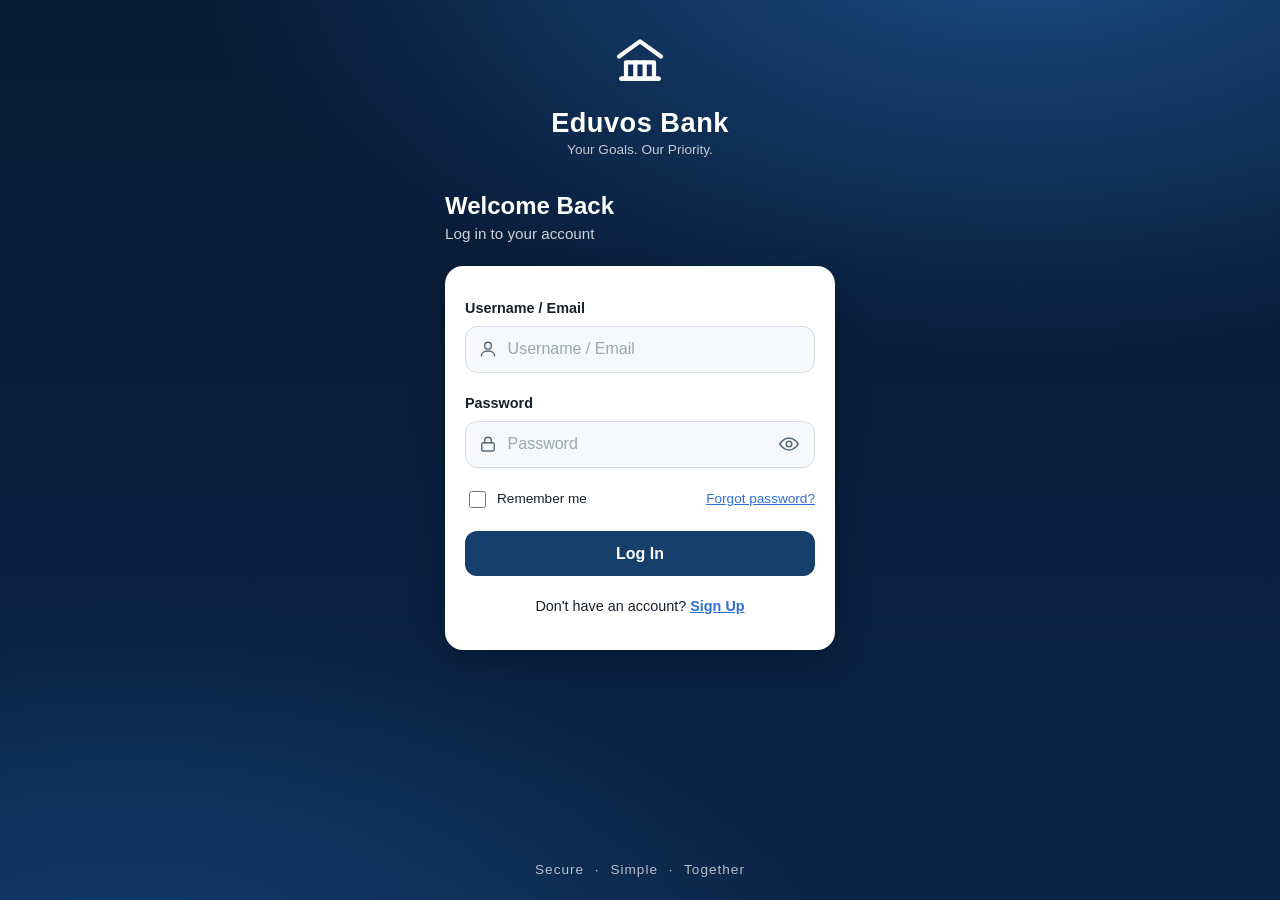
<file: index.html>
<!DOCTYPE html>
<html lang="en">

<head>
  <meta charset="UTF-8">
  <meta http-equiv="refresh" content="0; url=html/index.html">
  <title>Eduvos Bank</title>
  <script>
    window.location.replace("html/index.html");
  </script>
</head>

<body>
  <p>Redirecting to <a href="html/index.html">Eduvos Bank Login</a>...</p>
</body>

</html>
</file>
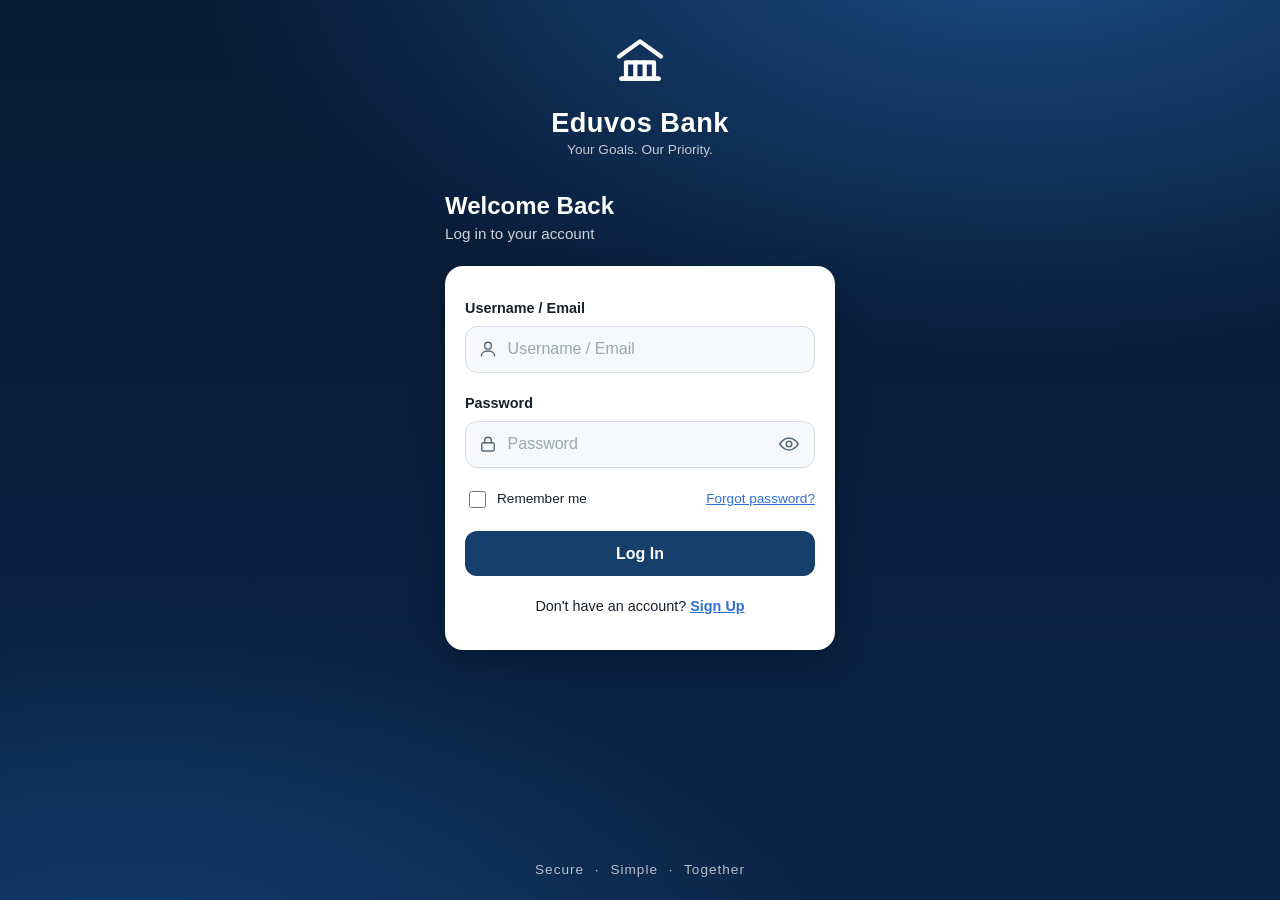
<file: html/index.html>
<!DOCTYPE html>
<html lang="en">
<head>
  <meta charset="UTF-8" />
  <meta name="viewport" content="width=device-width, initial-scale=1.0" />
  <title>Eduvos Bank — Log In</title>
  <link rel="stylesheet" href="../css/style.css" />
</head>

<body class="login-body">

  <main class="login-main">
    <!-- Brand header: bank icon + wordmark (matches the group design) -->
    <header class="login-brand">
      <!-- Simple bank-building icon drawn with inline SVG -->
      <svg class="brand-icon" viewBox="0 0 24 24" fill="none" stroke="currentColor"
           stroke-width="1.8" stroke-linecap="round" stroke-linejoin="round" aria-hidden="true">
        <path d="M3 10.5 12 4l9 6.5" />
        <path d="M4 20h16" />
        <path d="M6 20v-7M10 20v-7M14 20v-7M18 20v-7" />
        <path d="M3 20h18" opacity="0" />
        <path d="M4 20h16" />
        <path d="M6.5 13h11" />
      </svg>
      <h1>Eduvos Bank</h1>
      <p class="tagline">Your Goals. Our Priority.</p>
    </header>

    <!-- Welcome heading above the form card -->
    <section class="login-welcome" aria-labelledby="welcome-heading">
      <h2 id="welcome-heading">Welcome Back</h2>
      <p>Log in to your account</p>
    </section>

    <!-- Login form card -->
    <section class="login-card">
      <!-- Top-of-form alert for credential errors (ARIA live region) -->
      <div id="form-alert" class="form-alert" role="alert"></div>

      <form id="login-form" novalidate>
        <!-- Username -->
        <div class="field">
          <label for="username">Username / Email</label>
          <div class="input-wrap">
            <!-- Person icon -->
            <svg class="input-icon" viewBox="0 0 24 24" fill="none" stroke="currentColor"
                 stroke-width="1.8" stroke-linecap="round" aria-hidden="true">
              <circle cx="12" cy="8" r="4" />
              <path d="M4 20c0-3.5 3.6-5.5 8-5.5s8 2 8 5.5" />
            </svg>
            <input type="text" id="username" name="username"
                   placeholder="Username / Email"
                   autocomplete="username" required
                   aria-describedby="username-error" />
          </div>
          <p id="username-error" class="field-error" role="alert"></p>
        </div>

        <!-- Password with show/hide toggle -->
        <div class="field">
          <label for="password">Password</label>
          <div class="input-wrap">
            <!-- Lock icon -->
            <svg class="input-icon" viewBox="0 0 24 24" fill="none" stroke="currentColor"
                 stroke-width="1.8" stroke-linecap="round" aria-hidden="true">
              <rect x="4.5" y="10.5" width="15" height="10" rx="2" />
              <path d="M8 10.5V8a4 4 0 0 1 8 0v2.5" />
            </svg>
            <input type="password" id="password" name="password"
                   placeholder="Password"
                   autocomplete="current-password" required
                   aria-describedby="password-error" />
            <button type="button" id="toggle-password" class="toggle-password"
                    aria-label="Show password" aria-pressed="false">
              <!-- Eye icon -->
              <svg viewBox="0 0 24 24" fill="none" stroke="currentColor"
                   stroke-width="1.8" stroke-linecap="round" stroke-linejoin="round" aria-hidden="true">
                <path d="M2 12s3.5-6.5 10-6.5S22 12 22 12s-3.5 6.5-10 6.5S2 12 2 12Z" />
                <circle cx="12" cy="12" r="3" />
              </svg>
            </button>
          </div>
          <p id="password-error" class="field-error" role="alert"></p>
        </div>

        <!-- Remember me + forgot password -->
        <div class="login-options">
          <label class="checkbox-label" for="remember">
            <input type="checkbox" id="remember" name="remember" />
            Remember me
          </label>
          <a href="#" class="forgot-link" id="forgot-link">Forgot password?</a>
        </div>

        <button type="submit" class="btn btn-primary">Log In</button>

        <p class="login-signup">
          Don't have an account? <a href="#" id="signup-link">Sign Up</a>
        </p>
      </form>
    </section>
  </main>

  <footer class="login-footer">Secure &middot; Simple &middot; Together</footer>

  <!-- Shared data/helpers first, then this page's script -->
  <script src="../js/data.js"></script>
  <script src="../js/login.js"></script>
</body>
</html>
</file>
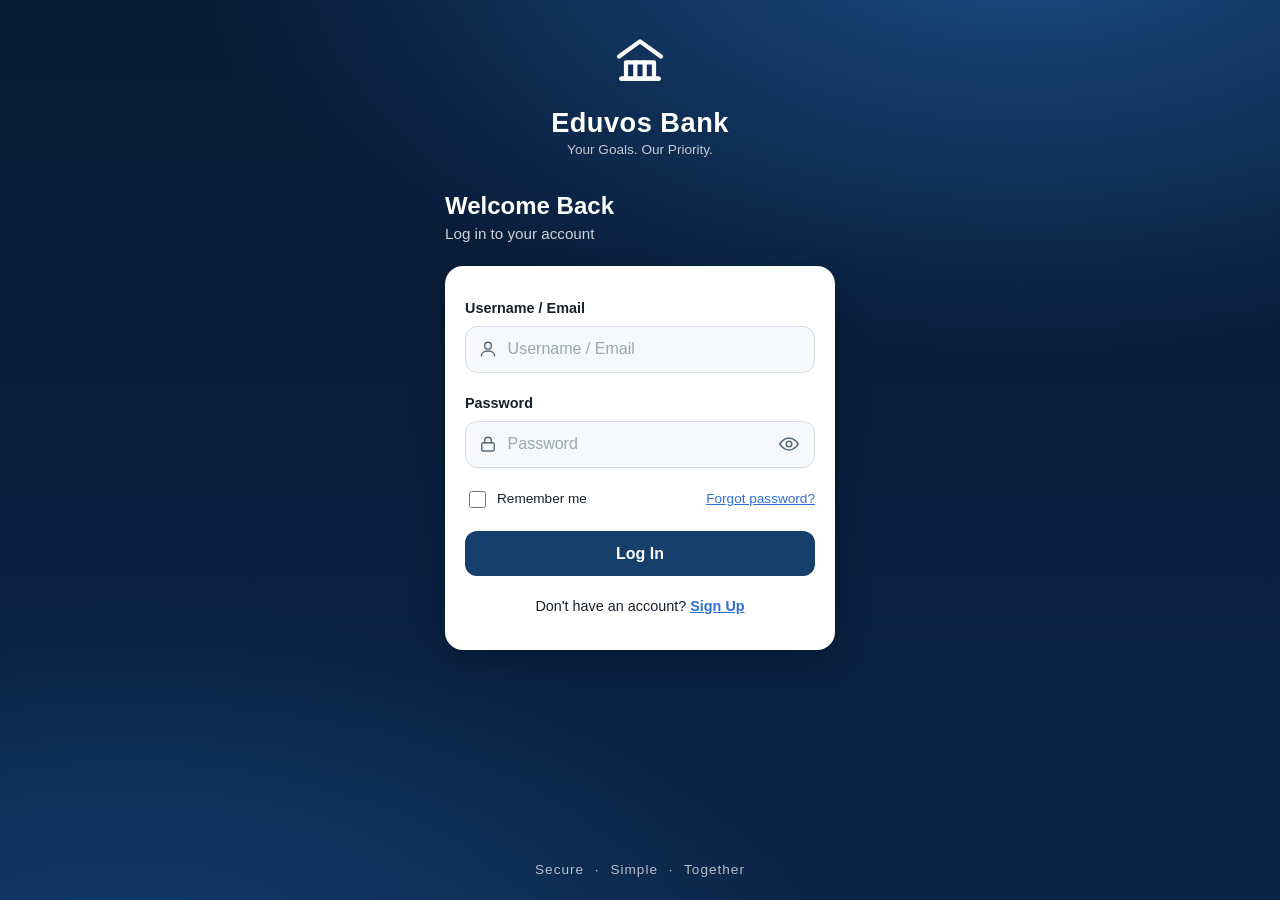
<file: confirm.html>
<!DOCTYPE html>
<html lang="en">
<head>
  <meta charset="UTF-8" />
  <meta name="viewport" content="width=device-width, initial-scale=1.0" />
  <title>Eduvos Bank — Confirm Transfer</title>
  <link rel="stylesheet" href="css/style.css" />
  <link rel="stylesheet" href="css/confirm.css" />
</head>

<body class="login-body">

  <!-- Shared navigation bar (class from style.css). The confirm screen is part of
       the transfer flow, so "Transfer" is marked as the current page. -->
  <nav class="nav-bar" aria-label="Main navigation">
    <a href="dashboard.html">Dashboard</a>
    <a href="transactions.html">Transactions</a>
    <a href="transfer.html" aria-current="page">Transfer</a>
    <span class="nav-spacer"></span>
    <a href="index.html" id="logout-link">Logout</a>
  </nav>

  <main class="login-main">
    <!-- Brand header: same icon + wordmark as the login and transfer pages -->
    <header class="login-brand">
      <svg class="brand-icon" viewBox="0 0 24 24" fill="none" stroke="currentColor"
           stroke-width="1.8" stroke-linecap="round" stroke-linejoin="round" aria-hidden="true">
        <path d="M3 10.5 12 4l9 6.5" />
        <path d="M4 20h16" />
        <path d="M6 20v-7M10 20v-7M14 20v-7M18 20v-7" />
        <path d="M6.5 13h11" />
      </svg>
      <h1>Eduvos Bank</h1>
      <p class="tagline">Your Goals. Our Priority.</p>
    </header>

    <section class="login-welcome" aria-labelledby="confirm-heading">
      <h2 id="confirm-heading">Confirm Transfer</h2>
      <p>Check the details, then send</p>
    </section>

    <!-- STATE 1: review the transfer before it is sent -->
    <section id="review-card" class="login-card hidden" aria-labelledby="review-title">
      <h3 id="review-title" class="step-title">Please check these details</h3>
      <p class="step-note">This is a simulated transfer. No real money is moved.</p>

      <dl class="summary">
        <div><dt>Recipient</dt><dd id="c-recipient"></dd></div>
        <div><dt>Account Number</dt><dd id="c-account"></dd></div>
        <div><dt>Amount</dt><dd id="c-amount"></dd></div>
        <div><dt>Balance Now</dt><dd id="c-now"></dd></div>
        <div class="summary-total"><dt>Balance After</dt><dd id="c-after"></dd></div>
      </dl>

      <div class="btn-stack">
        <button type="button" id="confirm-btn" class="btn btn-primary">Confirm &amp; Send</button>
        <a href="transfer.html" class="btn btn-secondary">Edit Details</a>
        <button type="button" id="cancel-btn" class="btn btn-secondary">Cancel</button>
      </div>
    </section>

    <!-- STATE 2: result (success, cancelled or error).
         role="alert" makes screen readers read the message straight away. -->
    <section id="result-card" class="login-card hidden" aria-live="polite">
      <div id="result-tick" class="result-tick" aria-hidden="true"></div>
      <div id="result-alert" class="result-alert" role="alert"></div>
      <ul id="result-errors" class="result-errors"></ul>

      <dl id="result-details" class="summary hidden">
        <div><dt>Reference</dt><dd id="r-ref"></dd></div>
        <div><dt>Amount Sent</dt><dd id="r-amount"></dd></div>
        <div class="summary-total"><dt>New Balance</dt><dd id="r-balance"></dd></div>
      </dl>

      <div id="result-buttons" class="btn-stack"></div>
    </section>
  </main>

  <footer class="login-footer">Secure &middot; Simple &middot; Together</footer>

  <!-- Short pop-up notification after an action -->
  <div id="toast" class="toast hidden" role="status"></div>

  <script src="js/data.js"></script>
  <script src="js/confirm.js"></script>
</body>
</html>
</file>
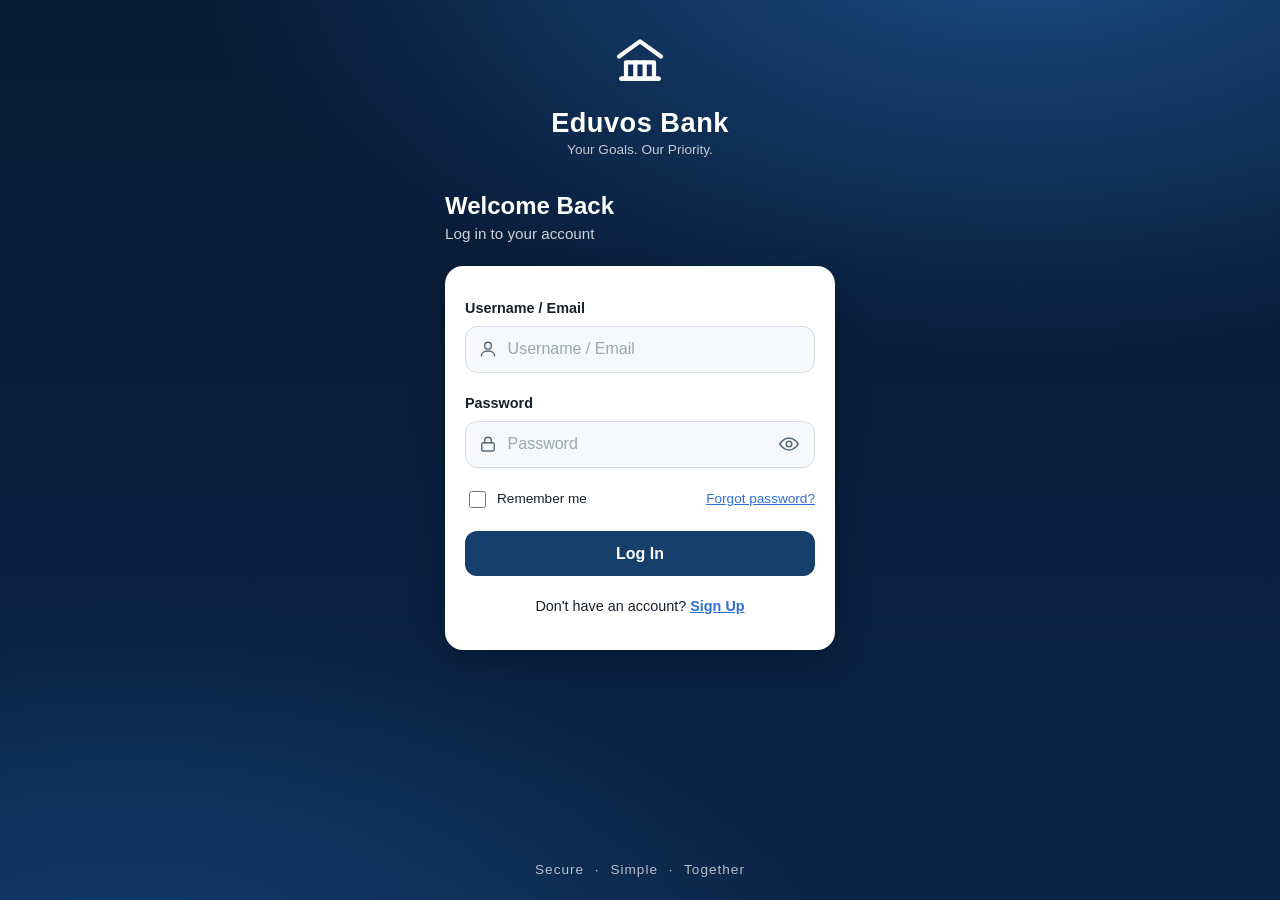
<file: dashboard.html>
<!DOCTYPE html>
<html lang="en">
<head>
  <meta charset="UTF-8">
  <meta name="viewport" content="width=device-width, initial-scale=1.0">
  <title>Dashboard | Eduvos Banking App</title>
  <link rel="stylesheet" href="css/style.css">
</head>
<body class ="dashboard-body">

  <a href="#main" class="skip-link">Skip to main content</a>

  <!-- Navigation: same nav-bar as the login page's shared styles.
       Move aria-current="page" to the link for the current page. -->
  <nav class="nav-bar" aria-label="Main">
    <span class="nav-brand">Eduvos Banking</span>
    <span class="nav-spacer"></span>
    <a href="dashboard.html" aria-current="page">Dashboard</a>
    <a href="transactions.html">Transactions</a>
    <a href="transfer.html">Transfer</a>
    <a href="index.html" data-logout>Logout</a>
  </nav>

  <main id="main" class="dashboard-main">

    <h1 id="greeting">Hello</h1>
    <p class="muted">Here is an overview of your fictional account.</p>

    <!-- Balance card -->
    <section class="dashboard-card" aria-labelledby="balance-heading">
      <h2 id="balance-heading" class="balance-label">Available balance</h2>
      <p class="balance-amount" id="balance" aria-live="polite">R 0.00</p>
      <button type="button" class="btn btn-secondary" id="toggle-balance" aria-controls="balance">Hide balance</button>
        
      
    </section>

    <!-- Recent activity -->
    <section class="dashboard-card" aria-labelledby="recent-heading">
      <h2 id="recent-heading">Recent activity</h2>
      <p class="muted" id="recent-empty" hidden>No transactions yet.</p>
      <ul class="tx-list" id="recent-list"></ul>
      <p><a href="transactions.html">View all transactions</a></p>
    </section>

  </main>

  <!-- data.js must load first: dashboard.js uses its functions -->
  <script src="js/data.js"></script>
  <script src="js/dashboard.js"></script>
</body>
</html>
</file>
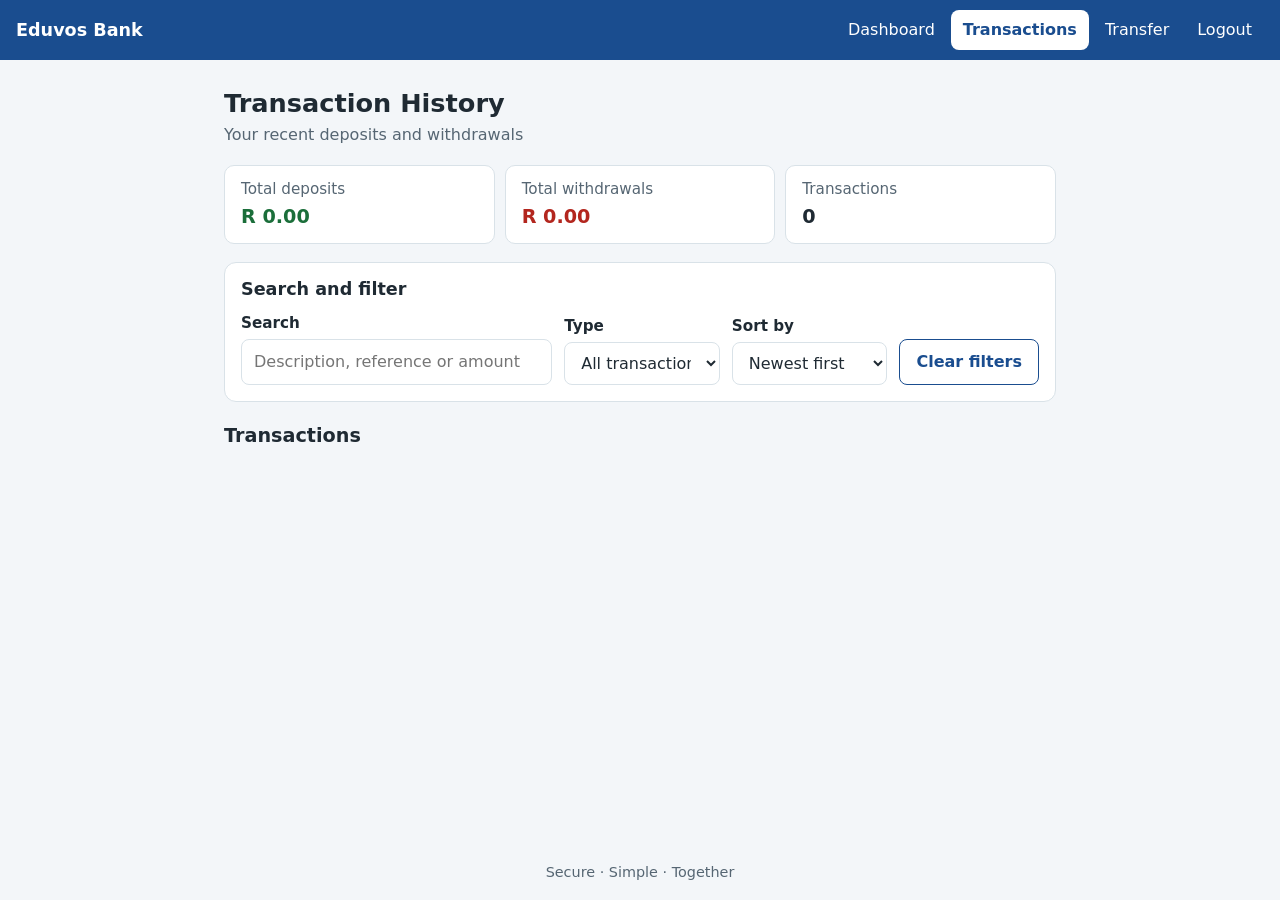
<file: transactions.html>
<!DOCTYPE html>
<html lang="en">
<head>
    <meta charset="UTF-8" />
    <meta name="viewport" content="width=device-width, initial-scale=1.0" />
    <title>Eduvos Bank — Transactions</title>
    <!-- Shared styles first, then the styles for this page only -->
    <link rel="stylesheet" href="css/style.css" />
    <link rel="stylesheet" href="css/transactions.css" />
</head>

<body class="tx-body">

<!-- Shared navigation bar. Keep this identical on every page;
     only the aria-current="page" attribute moves to the current page. -->
<nav class="site-nav" aria-label="Main navigation">
    <span class="site-nav-brand">Eduvos Bank</span>
    <ul class="site-nav-links">
        <li><a href="dashboard.html">Dashboard</a></li>
        <li><a href="transactions.html" aria-current="page">Transactions</a></li>
        <li><a href="transfer.html">Transfer</a></li>
        <li><a href="index.html" id="logout-link">Logout</a></li>
    </ul>
</nav>

<main class="tx-main">

    <header class="tx-header">
        <h1>Transaction History</h1>
        <p>Your recent deposits and withdrawals</p>
    </header>

    <!-- Shown only if the browser blocks storage or the saved data is broken -->
    <div id="tx-alert" class="tx-alert" role="alert" hidden></div>

    <!-- Summary of ALL transactions -->
    <section class="tx-summary" aria-label="Summary of your transactions">
        <div class="tx-stat">
            <span class="tx-stat-label">Total deposits</span>
            <strong id="sum-deposits" class="tx-stat-value tx-in">R 0.00</strong>
        </div>
        <div class="tx-stat">
            <span class="tx-stat-label">Total withdrawals</span>
            <strong id="sum-withdrawals" class="tx-stat-value tx-out">R 0.00</strong>
        </div>
        <div class="tx-stat">
            <span class="tx-stat-label">Transactions</span>
            <strong id="sum-count" class="tx-stat-value">0</strong>
        </div>
    </section>

    <!-- Search / filter / sort -->
    <section class="tx-card" aria-labelledby="filter-heading">
        <h2 id="filter-heading" class="tx-card-title">Search and filter</h2>

        <form id="filter-form" class="tx-filters" role="search" novalidate>
            <div class="tx-field tx-field-search">
                <label for="search">Search</label>
                <input type="search" id="search" name="search"
                       placeholder="Description, reference or amount" autocomplete="off" />
            </div>

            <div class="tx-field">
                <label for="type-filter">Type</label>
                <select id="type-filter" name="type-filter">
                    <option value="all">All transactions</option>
                    <option value="deposit">Deposits only</option>
                    <option value="withdrawal">Withdrawals only</option>
                </select>
            </div>

            <div class="tx-field">
                <label for="sort">Sort by</label>
                <select id="sort" name="sort">
                    <option value="newest">Newest first</option>
                    <option value="oldest">Oldest first</option>
                    <option value="high">Amount: high to low</option>
                    <option value="low">Amount: low to high</option>
                </select>
            </div>

            <div class="tx-field tx-field-button">
                <button type="button" id="clear-btn" class="tx-btn">Clear filters</button>
            </div>
        </form>
    </section>

    <!-- Results -->
    <section aria-labelledby="results-heading">
        <h2 id="results-heading" class="tx-results-title">Transactions</h2>

        <!-- aria-live: screen readers announce this after every search or filter change -->
        <p id="result-count" class="tx-count" aria-live="polite"></p>

        <ul id="tx-list" class="tx-list"></ul>

        <div id="tx-empty" class="tx-empty" hidden>
            <p id="tx-empty-msg"></p>
            <button type="button" id="empty-clear-btn" class="tx-btn" hidden>Clear filters</button>
            <a href="transfer.html" id="empty-transfer-link" class="tx-btn tx-btn-link" hidden>Go to Transfer</a>
        </div>
    </section>

</main>

<footer class="tx-footer">Secure &middot; Simple &middot; Together</footer>

<script src="js/transactions.js"></script>
</body>
</html>
</file>
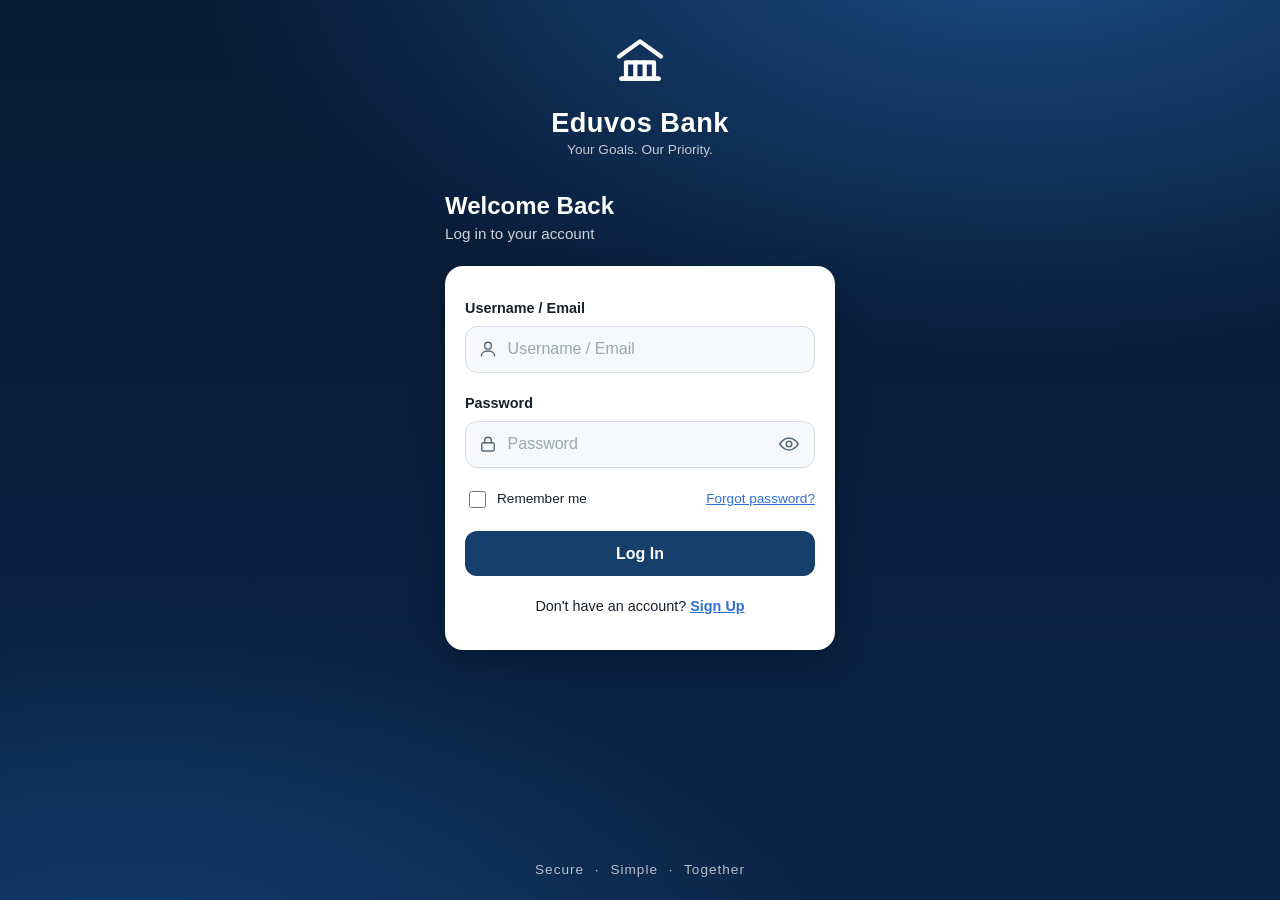
<file: html/confirm.html>
<!DOCTYPE html>
<html lang="en">
<head>
  <meta charset="UTF-8" />
  <meta name="viewport" content="width=device-width, initial-scale=1.0" />
  <title>Eduvos Bank — Confirm Transfer</title>
  <link rel="stylesheet" href="../css/style.css" />
  <link rel="stylesheet" href="../css/confirm.css" />
</head>

<body class="login-body">

  <!-- Shared navigation bar -->
  <nav class="nav-bar" aria-label="Main navigation">
    <span class="nav-brand">Eduvos Banking</span>
    <span class="nav-spacer"></span>
    <a href="dashboard.html">Dashboard</a>
    <a href="transactions.html">Transactions</a>
    <a href="transfer.html" aria-current="page">Transfer</a>
    <a href="index.html" data-logout>Logout</a>
  </nav>

  <main class="login-main">
    <!-- Brand header: same icon + wordmark as the login and transfer pages -->
    <header class="login-brand">
      <svg class="brand-icon" viewBox="0 0 24 24" fill="none" stroke="currentColor"
           stroke-width="1.8" stroke-linecap="round" stroke-linejoin="round" aria-hidden="true">
        <path d="M3 10.5 12 4l9 6.5" />
        <path d="M4 20h16" />
        <path d="M6 20v-7M10 20v-7M14 20v-7M18 20v-7" />
        <path d="M6.5 13h11" />
      </svg>
      <h1>Eduvos Bank</h1>
      <p class="tagline">Your Goals. Our Priority.</p>
    </header>

    <section class="login-welcome" aria-labelledby="confirm-heading">
      <h2 id="confirm-heading">Confirm Transfer</h2>
      <p>Check the details, then send</p>
    </section>

    <!-- STATE 1: review the transfer before it is sent -->
    <section id="review-card" class="login-card hidden" aria-labelledby="review-title">
      <h3 id="review-title" class="step-title">Please check these details</h3>
      <p class="step-note">This is a simulated transfer. No real money is moved.</p>

      <dl class="summary">
        <div><dt>Recipient</dt><dd id="c-recipient"></dd></div>
        <div><dt>Account Number</dt><dd id="c-account"></dd></div>
        <div><dt>Amount</dt><dd id="c-amount"></dd></div>
        <div><dt>Balance Now</dt><dd id="c-now"></dd></div>
        <div class="summary-total"><dt>Balance After</dt><dd id="c-after"></dd></div>
      </dl>

      <div class="btn-stack">
        <button type="button" id="confirm-btn" class="btn btn-primary">Confirm &amp; Send</button>
        <a href="transfer.html" class="btn btn-secondary">Edit Details</a>
        <button type="button" id="cancel-btn" class="btn btn-secondary">Cancel</button>
      </div>
    </section>

    <!-- STATE 2: result (success, cancelled or error).
         role="alert" makes screen readers read the message straight away. -->
    <section id="result-card" class="login-card hidden" aria-live="polite">
      <div id="result-tick" class="result-tick" aria-hidden="true"></div>
      <div id="result-alert" class="result-alert" role="alert"></div>
      <ul id="result-errors" class="result-errors"></ul>

      <dl id="result-details" class="summary hidden">
        <div><dt>Reference</dt><dd id="r-ref"></dd></div>
        <div><dt>Amount Sent</dt><dd id="r-amount"></dd></div>
        <div class="summary-total"><dt>New Balance</dt><dd id="r-balance"></dd></div>
      </dl>

      <div id="result-buttons" class="btn-stack"></div>
    </section>
  </main>

  <footer class="login-footer">Secure &middot; Simple &middot; Together</footer>

  <!-- Short pop-up notification after an action -->
  <div id="toast" class="toast hidden" role="status"></div>

  <script src="../js/data.js"></script>
  <script src="../js/confirm.js"></script>
</body>
</html>
</file>
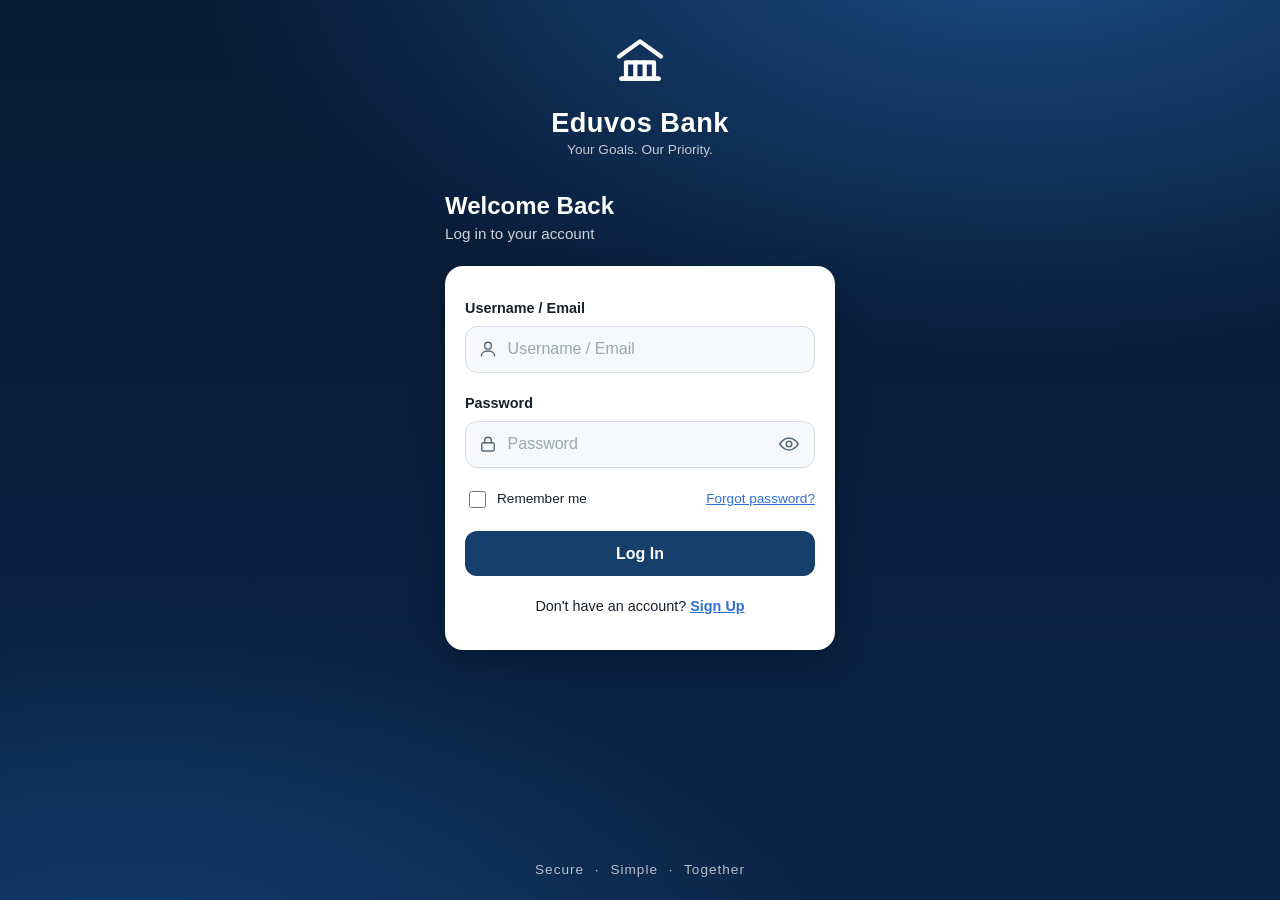
<file: html/dashboard.html>
<!DOCTYPE html>
<html lang="en">
<head>
  <meta charset="UTF-8">
  <meta name="viewport" content="width=device-width, initial-scale=1.0">
  <title>Dashboard | Eduvos Banking App</title>
  <link rel="stylesheet" href="../css/style.css">
</head>
<body class ="dashboard-body">

  <a href="#main" class="skip-link">Skip to main content</a>

  <!-- Navigation: same nav-bar as the login page's shared styles.
       Move aria-current="page" to the link for the current page. -->
  <nav class="nav-bar" aria-label="Main">
    <span class="nav-brand">Eduvos Banking</span>
    <span class="nav-spacer"></span>
    <a href="dashboard.html" aria-current="page">Dashboard</a>
    <a href="transactions.html">Transactions</a>
    <a href="transfer.html">Transfer</a>
    <a href="index.html" id="logout-link" data-logout>Logout</a>
  </nav>

  <main id="main" class="dashboard-main">

    <h1 id="greeting">Hello</h1>
    <p class="muted">Here is an overview of your fictional account.</p>

    <!-- Balance card -->
    <section class="dashboard-card" aria-labelledby="balance-heading">
      <h2 id="balance-heading" class="balance-label">Available balance</h2>
      <p class="balance-amount" id="balance" aria-live="polite">R 0.00</p>
      <button type="button" class="btn btn-secondary" id="toggle-balance" aria-controls="balance">Hide balance</button>
        
      
    </section>

    <!-- Recent activity -->
    <section class="dashboard-card" aria-labelledby="recent-heading">
      <h2 id="recent-heading">Recent activity</h2>
      <p class="muted" id="recent-empty" hidden>No transactions yet.</p>
      <ul class="tx-list" id="recent-list"></ul>
      <p><a href="transactions.html">View all transactions</a></p>
    </section>

  </main>

  <!-- data.js must load first: dashboard.js uses its functions -->
  <script src="../js/data.js"></script>
  <script src="../js/dashboard.js"></script>
</body>
</html>
</file>
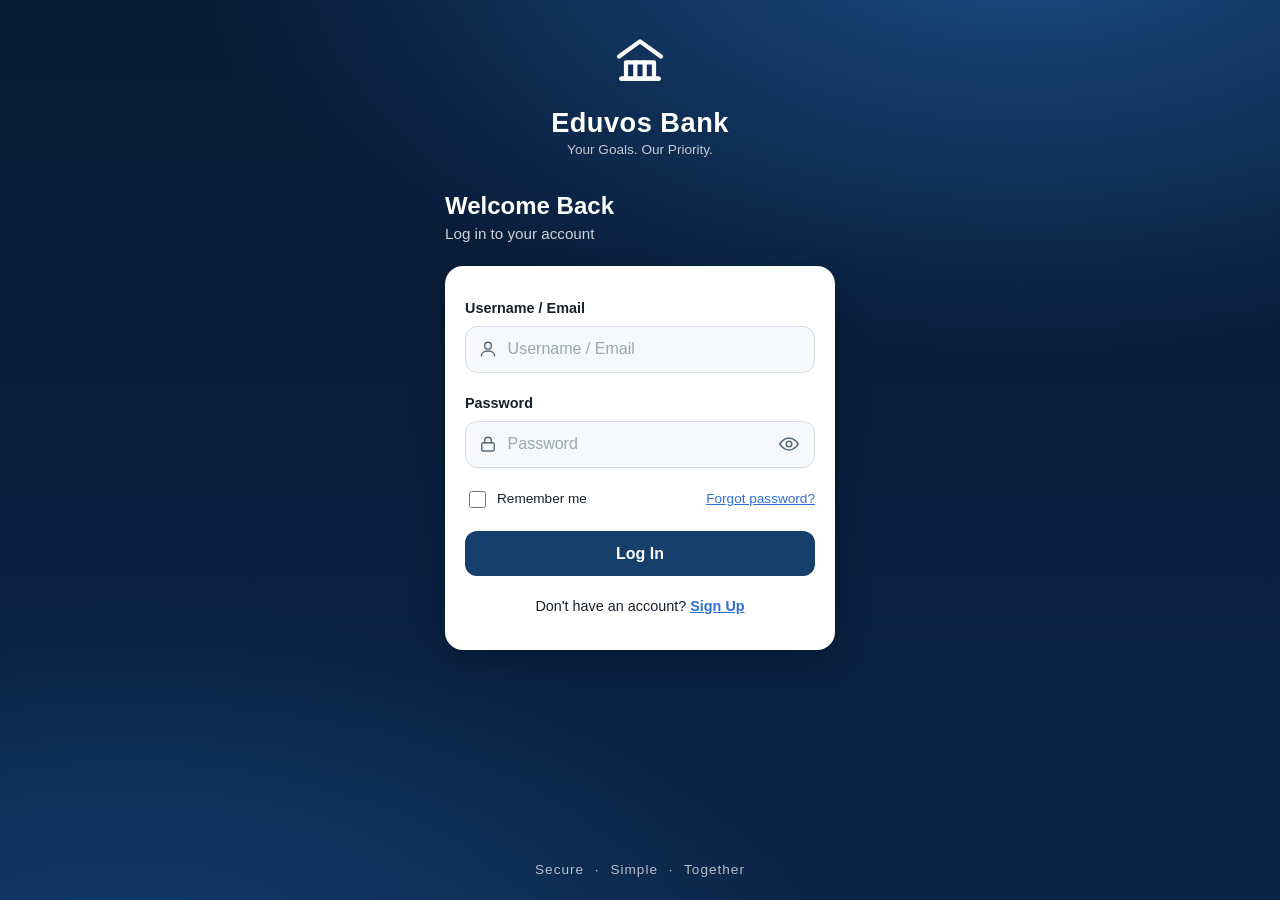
<file: html/transactions.html>
<!DOCTYPE html>
<html lang="en">
<head>
    <meta charset="UTF-8" />
    <meta name="viewport" content="width=device-width, initial-scale=1.0" />
    <title>Eduvos Bank — Transactions</title>
    <!-- Shared styles first, then the styles for this page only -->
    <link rel="stylesheet" href="../css/style.css" />
    <link rel="stylesheet" href="../css/transactions.css" />
</head>

<body class="tx-body">

<!-- Shared navigation bar -->
<nav class="nav-bar" aria-label="Main navigation">
    <span class="nav-brand">Eduvos Banking</span>
    <span class="nav-spacer"></span>
    <a href="dashboard.html">Dashboard</a>
    <a href="transactions.html" aria-current="page">Transactions</a>
    <a href="transfer.html">Transfer</a>
    <a href="index.html" id="logout-link" data-logout>Logout</a>
</nav>

<main class="tx-main">

    <header class="tx-header">
        <h1>Transaction History</h1>
        <p>Your recent deposits and withdrawals</p>
    </header>

    <!-- Shown only if the browser blocks storage or the saved data is broken -->
    <div id="tx-alert" class="tx-alert" role="alert" hidden></div>

    <!-- Summary of ALL transactions -->
    <section class="tx-summary" aria-label="Summary of your transactions">
        <div class="tx-stat">
            <span class="tx-stat-label">Total deposits</span>
            <strong id="sum-deposits" class="tx-stat-value tx-in">R 0.00</strong>
        </div>
        <div class="tx-stat">
            <span class="tx-stat-label">Total withdrawals</span>
            <strong id="sum-withdrawals" class="tx-stat-value tx-out">R 0.00</strong>
        </div>
        <div class="tx-stat">
            <span class="tx-stat-label">Transactions</span>
            <strong id="sum-count" class="tx-stat-value">0</strong>
        </div>
    </section>

    <!-- Search / filter / sort -->
    <section class="tx-card" aria-labelledby="filter-heading">
        <h2 id="filter-heading" class="tx-card-title">Search and filter</h2>

        <form id="filter-form" class="tx-filters" role="search" novalidate>
            <div class="tx-field tx-field-search">
                <label for="search">Search</label>
                <input type="search" id="search" name="search"
                       placeholder="Description, reference or amount" autocomplete="off" />
            </div>

            <div class="tx-field">
                <label for="type-filter">Type</label>
                <select id="type-filter" name="type-filter">
                    <option value="all">All transactions</option>
                    <option value="deposit">Deposits only</option>
                    <option value="withdrawal">Withdrawals only</option>
                </select>
            </div>

            <div class="tx-field">
                <label for="sort">Sort by</label>
                <select id="sort" name="sort">
                    <option value="newest">Newest first</option>
                    <option value="oldest">Oldest first</option>
                    <option value="high">Amount: high to low</option>
                    <option value="low">Amount: low to high</option>
                </select>
            </div>

            <div class="tx-field tx-field-button">
                <button type="button" id="clear-btn" class="tx-btn">Clear filters</button>
            </div>
        </form>
    </section>

    <!-- Results -->
    <section aria-labelledby="results-heading">
        <h2 id="results-heading" class="tx-results-title">Transactions</h2>

        <!-- aria-live: screen readers announce this after every search or filter change -->
        <p id="result-count" class="tx-count" aria-live="polite"></p>

        <ul id="tx-list" class="tx-list"></ul>

        <div id="tx-empty" class="tx-empty" hidden>
            <p id="tx-empty-msg"></p>
            <button type="button" id="empty-clear-btn" class="tx-btn" hidden>Clear filters</button>
            <a href="transfer.html" id="empty-transfer-link" class="tx-btn tx-btn-link" hidden>Go to Transfer</a>
        </div>
    </section>

</main>

<footer class="tx-footer">Secure &middot; Simple &middot; Together</footer>

<script src="../js/data.js"></script>
<script src="../js/transactions.js"></script>
</body>
</html>
</file>
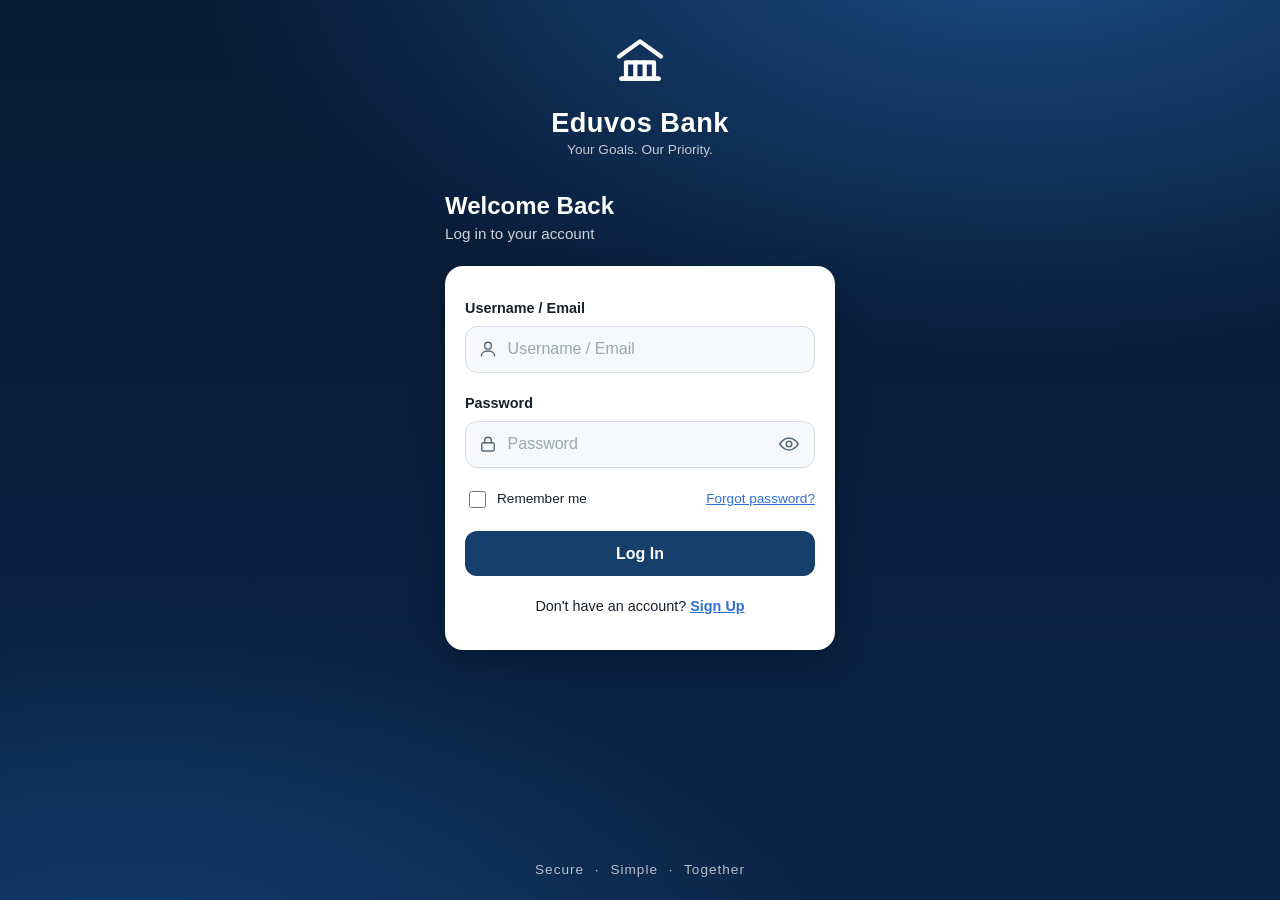
<file: html/transfer.html>
<!DOCTYPE html>
<html lang="en">

<head>
    <meta charset="UTF-8" />
    <meta name="viewport" content="width=device-width, initial-scale=1.0" />
    <title>Eduvos Bank — Transfer</title>
    <link rel="stylesheet" href="../css/style.css" />
    <link rel="stylesheet" href="../css/transfer.css" />
</head>

<body class="login-body">

    <nav class="nav-bar" aria-label="Main navigation">
        <span class="nav-brand">Eduvos Banking</span>
        <span class="nav-spacer"></span>
        <a href="dashboard.html">Dashboard</a>
        <a href="transactions.html">Transactions</a>
        <a href="transfer.html" aria-current="page">Transfer</a>
        <a href="index.html" id="logout-link" data-logout>Logout</a>
    </nav>

    <main class="login-main">
        <!-- Brand header: same bank icon + wordmark as the login page -->
        <header class="login-brand">
            <svg class="brand-icon" viewBox="0 0 24 24" fill="none" stroke="currentColor" stroke-width="1.8"
                stroke-linecap="round" stroke-linejoin="round" aria-hidden="true">
                <path d="M3 10.5 12 4l9 6.5" />
                <path d="M4 20h16" />
                <path d="M6 20v-7M10 20v-7M14 20v-7M18 20v-7" />
                <path d="M6.5 13h11" />
            </svg>
            <h1>Eduvos Bank</h1>
            <p class="tagline">Your Goals. Our Priority.</p>
        </header>

        <!-- Heading above the card -->
        <section class="login-welcome" aria-labelledby="transfer-heading">
            <h2 id="transfer-heading">Transfer Money</h2>
            <p>Send money to another account</p>
        </section>

        <!-- Balance strip -->
        <div class="balance-strip">
            <span>Available Balance:</span>
            <strong id="balance">R0.00</strong>
        </div>

        <!-- STEP 1: Transfer form -->
        <section id="step-form" class="login-card">
            <div id="form-alert" class="form-alert" role="alert"></div>

            <form id="transfer-form" novalidate>
                <!-- Recipient -->
                <div class="field">
                    <label for="recipient">Recipient Name</label>
                    <div class="input-wrap">
                        <svg class="input-icon" viewBox="0 0 24 24" fill="none" stroke="currentColor" stroke-width="1.8"
                            stroke-linecap="round" aria-hidden="true">
                            <circle cx="12" cy="8" r="4" />
                            <path d="M4 20c0-3.5 3.6-5.5 8-5.5s8 2 8 5.5" />
                        </svg>
                        <input type="text" id="recipient" name="recipient" placeholder="Recipient Name"
                            autocomplete="off" required aria-describedby="recipient-error" />
                    </div>
                    <p id="recipient-error" class="field-error" role="alert"></p>
                </div>

                <!-- Account number -->
                <div class="field">
                    <label for="account">Account Number</label>
                    <div class="input-wrap">
                        <svg class="input-icon" viewBox="0 0 24 24" fill="none" stroke="currentColor" stroke-width="1.8"
                            stroke-linecap="round" aria-hidden="true">
                            <rect x="3" y="6" width="18" height="12" rx="2" />
                            <path d="M3 10h18M7 15h4" />
                        </svg>
                        <input type="text" id="account" name="account" placeholder="Account Number" inputmode="numeric"
                            maxlength="11" autocomplete="off" required aria-describedby="account-error" />
                    </div>
                    <p id="account-error" class="field-error" role="alert"></p>
                </div>

                <!-- Amount -->
                <div class="field">
                    <label for="amount">Amount (R)</label>
                    <div class="input-wrap">
                        <svg class="input-icon" viewBox="0 0 24 24" fill="none" stroke="currentColor" stroke-width="1.8"
                            stroke-linecap="round" aria-hidden="true">
                            <circle cx="12" cy="12" r="9" />
                            <path d="M9 12h6M12 8v8" />
                        </svg>
                        <input type="text" id="amount" name="amount" placeholder="0.00" inputmode="decimal"
                            autocomplete="off" required aria-describedby="amount-error" />
                    </div>
                    <p id="amount-error" class="field-error" role="alert"></p>
                </div>

                <button type="submit" class="btn btn-primary">Review Transfer</button>
                <p class="login-signup"><a href="dashboard.html">Back to Dashboard</a></p>
            </form>
        </section>

        <!-- STEP 2: Confirmation -->
        <section id="step-confirm" class="login-card hidden">
            <h3 class="step-title">Confirm Your Transfer</h3>
            <p class="step-note">Please check these details before you send.</p>
            <dl class="summary">
                <div>
                    <dt>Recipient</dt>
                    <dd id="c-recipient"></dd>
                </div>
                <div>
                    <dt>Account Number</dt>
                    <dd id="c-account"></dd>
                </div>
                <div>
                    <dt>Amount</dt>
                    <dd id="c-amount"></dd>
                </div>
                <div>
                    <dt>Balance After</dt>
                    <dd id="c-after"></dd>
                </div>
            </dl>
            <div class="btn-row">
                <button type="button" class="btn btn-secondary" id="edit-btn">Edit Details</button>
                <button type="button" class="btn btn-secondary" id="cancel-btn">Cancel</button>
                <button type="button" class="btn btn-primary" id="confirm-btn">Confirm &amp; Send</button>
            </div>
        </section>

        <!-- STEP 3: Success -->
        <section id="step-success" class="login-card hidden">
            <div class="success-tick" aria-hidden="true">&#10003;</div>
            <div id="success-alert" class="form-alert success" role="status"></div>
            <p class="step-note" id="success-ref"></p>
            <div class="btn-row">
                <button type="button" class="btn btn-secondary" id="again-btn">New Transfer</button>
                <a href="dashboard.html" class="btn btn-primary btn-link">Dashboard</a>
            </div>
        </section>
    </main>

    <footer class="login-footer">Secure &middot; Simple &middot; Together</footer>

    <script src="../js/data.js"></script>
    <script src="../js/transfer.js"></script>
</body>

</html>
</file>
<file: css/style.css>
:root {
  /* Colours */
  --colour-navy:        #0b2547;   /* primary dark */
  --colour-navy-deep:   #071a33;   /* page background base */
  --colour-primary:     #16406b;   /* buttons, headings on light */
  --colour-primary-hover: #1d5290;
  --colour-accent:      #2e6fd6;   /* links, focus accents */
  --colour-surface:     #ffffff;   /* cards, form panels */
  --colour-text:        #17202b;   /* main text on light */
  --colour-text-muted:  #5c6b7a;   /* secondary text */
  --colour-border:      #d5dde6;
  --colour-error:       #c0392b;
  --colour-success:     #1e8e5a;
  --colour-focus-ring:  #7db3ff;

  /* the  typography */
  --font-stack: "Segoe UI", Roboto, "Helvetica Neue", Arial, sans-serif;

  /* Shape & depth */
  --radius-card: 18px;
  --radius-input: 12px;
  --shadow-card: 0 12px 30px rgba(0, 0, 0, 0.25);

  /* Spacing */
  --space-xs: 0.4rem;
  --space-sm: 0.75rem;
  --space-md: 1.25rem;
  --space-lg: 2rem;
}

/* ----------  Base / reset ---------- */
*,
*::before,
*::after { box-sizing: border-box; }

html { font-size: 100%; }

body {
  margin: 0;
  font-family: var(--font-stack);
  color: var(--colour-text);
  background: var(--colour-navy-deep);
  line-height: 1.5;
  -webkit-font-smoothing: antialiased;
}

h1, h2, h3 { line-height: 1.2; margin: 0 0 var(--space-sm); }
p { margin: 0 0 var(--space-sm); }
a { color: var(--colour-accent); }

/* Visible focus states for keyboard users (accessibility) */
:focus-visible {
  outline: 3px solid var(--colour-focus-ring);
  outline-offset: 2px;
  border-radius: 4px;
}

/* Screen-reader-only helper */ 
.sr-only {
  position: absolute;
  width: 1px; height: 1px;
  padding: 0; margin: -1px;
  overflow: hidden;
  clip: rect(0 0 0 0);
  white-space: nowrap;
  border: 0;
}

/*  Login page layout (index.html)  */
.login-body {
  /* Dark layered gradient inspired by the group reference design */
  min-height: 100vh;
  display: flex;
  flex-direction: column;
  background:
    radial-gradient(120% 90% at 80% -10%, #1c4e89 0%, transparent 55%),
    radial-gradient(100% 80% at 10% 110%, #123c6e 0%, transparent 55%),
    linear-gradient(180deg, var(--colour-navy-deep) 0%, var(--colour-navy) 100%);
  color: var(--colour-surface);
}

.login-main {
  flex: 1;
  width: 100%;
  max-width: 430px;
  margin: 0 auto;
  padding: var(--space-lg) var(--space-md);
  display: flex;
  flex-direction: column;
}

/* Brand header: bank icon + wordmark */
.login-brand {
  text-align: center;
  margin-bottom: var(--space-lg);
}

.login-brand .brand-icon {
  width: 56px;
  height: 56px;
  color: var(--colour-surface);
}

.login-brand h1 {
  font-size: 1.7rem;
  letter-spacing: 0.5px;
  margin: var(--space-sm) 0 0;
}

.login-brand .tagline {
  font-size: 0.85rem;
  opacity: 0.75;
  margin: 0;
}

/* Welcome heading above the card */
.login-welcome { margin-bottom: var(--space-md); }
.login-welcome h2 { font-size: 1.5rem; margin-bottom: 2px; }
.login-welcome p { opacity: 0.8; font-size: 0.95rem; margin: 0; }

/* The white card that holds the form */
.login-card {
  background: var(--colour-surface);
  color: var(--colour-text);
  border-radius: var(--radius-card);
  box-shadow: var(--shadow-card);
  padding: var(--space-lg) var(--space-md);
}

.login-footer {
  text-align: center;
  font-size: 0.85rem;
  opacity: 0.7;
  padding: var(--space-md);
  letter-spacing: 1px;
  word-spacing: 6px;
}

/*   Forms  */
.field { margin-bottom: var(--space-md); }

.field label {
  display: block;
  font-weight: 600;
  font-size: 0.9rem;
  margin-bottom: var(--space-xs);
}

.input-wrap {
  position: relative;
  display: flex;
  align-items: center;
}

.input-wrap .input-icon {
  position: absolute;
  left: 0.8rem;
  width: 20px;
  height: 20px;
  color: var(--colour-text-muted);
  pointer-events: none;
}

.input-wrap input {
  width: 100%;
  padding: 0.85rem 2.6rem 0.85rem 2.6rem; /* room for icon (and eye on password) */
  font-size: 1rem;
  font-family: inherit;
  color: var(--colour-text);
  background: #f6f8fb;
  border: 1.5px solid var(--colour-border);
  border-radius: var(--radius-input);
  transition: border-color 0.15s ease, background 0.15s ease;
}

.input-wrap input::placeholder { color: #9aa7b4; }

.input-wrap input:focus {
  border-color: var(--colour-accent);
  background: var(--colour-surface);
  outline: none;
}

/* Error state: JS adds .invalid to the input */
.input-wrap input.invalid { border-color: var(--colour-error); }

/* Eye toggle inside password field */
.toggle-password {
  position: absolute;
  right: 0.6rem;
  background: none;
  border: none;
  padding: 0.35rem;
  cursor: pointer;
  color: var(--colour-text-muted);
  border-radius: 8px;
}
.toggle-password:hover { color: var(--colour-text); }
.toggle-password svg { width: 22px; height: 22px; display: block; }

/* Row: remember me + forgot password */
.login-options {
  display: flex;
  justify-content: space-between;
  align-items: center;
  gap: var(--space-sm);
  margin-bottom: var(--space-md);
  font-size: 0.85rem;
}

.checkbox-label {
  display: inline-flex;
  align-items: center;
  gap: 0.5rem;
  cursor: pointer;
  color: var(--colour-text);
}
.checkbox-label input { width: 17px; height: 17px; accent-color: var(--colour-primary); cursor: pointer; }

.forgot-link { white-space: nowrap; }

/* Sign-up row at the bottom of the card */
.login-signup {
  text-align: center;
  font-size: 0.9rem;
  margin: var(--space-md) 0 0;
}
.login-signup a { font-weight: 700; }

/*   Buttons */
.btn {
  display: inline-block;
  font-family: inherit;
  font-size: 1rem;
  font-weight: 600;
  padding: 0.85rem 1.5rem;
  border: none;
  border-radius: var(--radius-input);
  cursor: pointer;
  text-align: center;
  text-decoration: none;
  transition: background 0.15s ease, transform 0.05s ease;
}

.btn:active { transform: translateY(1px); }

.btn-primary {
  width: 100%;
  background: var(--colour-primary);
  color: var(--colour-surface);
}
.btn-primary:hover { background: var(--colour-primary-hover); }

/*   alert messages   */
.field-error {
  display: none; /* JS toggles this */
  color: var(--colour-error);
  font-size: 0.82rem;
  margin-top: var(--space-xs);
}

.field-error.visible { display: block; }

.form-alert {
  display: none; /* JS toggles this */
  background: #fdecea;
  color: var(--colour-error);
  border: 1px solid #f5c6c0;
  border-radius: var(--radius-input);
  padding: var(--space-sm) var(--space-md);
  margin-bottom: var(--space-md);
  font-size: 0.9rem;
}

.form-alert.visible { display: block; }
.form-alert.success {
  background: #e5f4ea;
  color: #1b6e3a;
  border: 1px solid #1b6e3a;
}
.form-alert.info {
  background: #e8f0fe;
  color: #1967d2;
  border: 1px solid #aecbfa;
}

/*   Shared Toast Notification   */
.toast {
  position: fixed;
  left: 50%;
  top: 4.5rem;
  transform: translateX(-50%) translateY(0);
  max-width: 90%;
  min-width: 280px;
  padding: 0.8rem 1.4rem;
  border-radius: var(--radius-input);
  background: var(--colour-navy-deep);
  color: var(--colour-surface);
  box-shadow: 0 10px 25px rgba(0, 0, 0, 0.35);
  font-size: 0.95rem;
  font-weight: 500;
  z-index: 1000;
  display: flex;
  align-items: center;
  justify-content: center;
  gap: 10px;
  opacity: 1;
  transition: opacity 0.25s ease, transform 0.25s ease;
}
.toast.toast-success {
  background: #0f4a24;
  border: 1px solid #1e8e5a;
  color: #e5f4ea;
}
.toast.toast-error {
  background: #5c1813;
  border: 1px solid #c0392b;
  color: #fdecea;
}
.toast.toast-info {
  background: #0e294b;
  border: 1px solid #2e6fd6;
  color: #e8f0fe;
}
.toast.hidden {
  opacity: 0;
  transform: translateX(-50%) translateY(-12px);
  pointer-events: none;
}

/*   Shared navigation bar  */
.nav-bar {
  display: flex;
  align-items: center;
  flex-wrap: wrap;
  gap: var(--space-sm);
  background: var(--colour-navy);
  padding: 10px 16px;
  box-sizing: border-box;
  width: 100%;
}

.nav-bar a {
  color: rgba(255, 255, 255, 0.75);
  text-decoration: none;
  font-weight: 600;
  padding: 0.4rem 0.75rem;
  border-radius: 8px;
  transition: background 0.15s ease, color 0.15s ease;
}

.nav-bar a:hover { color: #fff; }

.nav-bar a[aria-current="page"] {
  background: rgba(255, 255, 255, 0.15);
  color: #fff;
}

.nav-bar .nav-spacer { flex: 1; }

/*  8. Mobile & Responsive Layouts  */
@media (max-width: 600px) {
  .nav-bar {
    padding: 8px 10px;
    gap: 4px;
    justify-content: center;
  }
  .nav-brand {
    display: block;
    width: 100%;
    text-align: center;
    padding-bottom: 5px;
    margin-bottom: 3px;
    border-bottom: 1px solid rgba(255, 255, 255, 0.12);
    font-size: 1.05rem;
  }
  .nav-spacer {
    display: none;
  }
  .nav-bar a {
    flex: 1 1 21%;
    text-align: center;
    padding: 6px 4px;
    font-size: 0.8rem;
    border-radius: 6px;
    white-space: nowrap;
  }

  .login-main {
    padding: 1rem 0.85rem 2rem;
    max-width: 100%;
  }
  .login-card {
    padding: 1.25rem 1rem;
    border-radius: 14px;
  }
  .login-brand {
    margin-bottom: 1rem;
  }
  .login-brand .brand-icon {
    width: 44px;
    height: 44px;
  }
  .login-brand h1 {
    font-size: 1.4rem;
  }
  .login-brand .tagline {
    font-size: 0.8rem;
  }
  .login-welcome {
    margin-bottom: 0.85rem;
    text-align: center;
  }
  .login-welcome h2 {
    font-size: 1.25rem;
  }
  .login-welcome p {
    font-size: 0.88rem;
  }
  .login-options {
    font-size: 0.82rem;
  }

  .dashboard-main {
    padding: 1rem 0.85rem 2rem;
  }
  .dashboard-main h1 {
    font-size: 1.35rem;
  }
  .dashboard-card {
    padding: 1rem;
    border-radius: 14px;
    margin-bottom: 1rem;
  }
  .balance-amount {
    font-size: clamp(1.8rem, 8vw, 2.3rem);
  }
  .tx-item {
    gap: 8px;
  }
  .tx-details {
    flex: 1;
    min-width: 0;
  }
  .tx-details span:first-child {
    font-size: 0.92rem;
    word-break: break-word;
  }
  .tx-type {
    font-size: 0.78rem;
  }
  .amount-deposit,
  .amount-withdrawal {
    font-size: 0.92rem;
  }
}

@media (max-width: 360px) {
  .nav-bar a {
    flex: 1 1 45%;
    font-size: 0.78rem;
    padding: 7px 4px;
  }
  .login-options {
    flex-direction: column;
    align-items: flex-start;
    gap: 0.5rem;
  }
}

/*  9. Dashboard (dashboard.html)  */
/* Same dark gradient as the login page, with white cards on top. */
.dashboard-body {
  min-height: 100vh;
  background:
    radial-gradient(120% 90% at 80% -10%, #1c4e89 0%, transparent 55%),
    radial-gradient(100% 80% at 10% 110%, #123c6e 0%, transparent 55%),
    linear-gradient(180deg, var(--colour-navy-deep) 0%, var(--colour-navy) 100%);
  color: var(--colour-surface);
}

.skip-link {
  position: absolute;
  left: var(--space-sm);
  top: -3rem;
  background: var(--colour-surface);
  color: var(--colour-primary);
  padding: var(--space-xs) var(--space-sm);
  border-radius: 8px;
  z-index: 10;
}
.skip-link:focus { top: var(--space-sm); }

.nav-brand {
  color: #fff;
  font-weight: 700;
  letter-spacing: 0.5px;
}

.dashboard-body .nav-bar { flex-wrap: wrap; }

.dashboard-main {
  max-width: 760px;
  margin: 0 auto;
  padding: var(--space-lg) var(--space-md);
}

.dashboard-main h1 {
  color: var(--colour-surface);
  font-size: 1.6rem;
}

/* Intro line sits on the dark background, so it needs light text */
.dashboard-main > .muted {
  color: rgba(255, 255, 255, 0.75);
}

.dashboard-card {
  background: var(--colour-surface);
  color: var(--colour-text);
  border-radius: var(--radius-card);
  box-shadow: 0 2px 8px rgba(11, 37, 71, 0.08);
  padding: var(--space-md);
  margin-bottom: var(--space-md);
}

.dashboard-card h2 {
  font-size: 1.15rem;
  color: var(--colour-primary);
}

.muted {
  color: var(--colour-text-muted);
}

.balance-label {
  margin: 0;
  color: var(--colour-text-muted);
  font-size: 0.95rem;
}

.balance-amount {
  font-size: 2.25rem;
  font-weight: 700;
  color: var(--colour-primary);
  margin: var(--space-xs) 0 var(--space-sm);
}

/* Secondary button:  "Hide balance" */
.btn-secondary {
  width: auto;
  background: transparent;
  color: var(--colour-primary);
  border: 1.5px solid var(--colour-primary);
}
.btn-secondary:hover {
  background: var(--colour-primary);
  color: var(--colour-surface);
}

/* Transaction list */
.tx-list {
  list-style: none;
  margin: 0;
  padding: 0;
}

.tx-item {
  display: flex;
  justify-content: space-between;
  align-items: center;
  gap: var(--space-sm);
  padding: var(--space-sm) 0;
  border-bottom: 1px solid var(--colour-border);
}
.tx-item:last-child { border-bottom: none; }

.tx-details {
  display: flex;
  flex-direction: column;
}

.tx-type {
  font-size: 0.85rem;
  color: var(--colour-text-muted);
}

.amount-deposit,
.amount-withdrawal {
  font-weight: 700;
  white-space: nowrap;
}
.amount-deposit { color: var(--colour-success); }
.amount-withdrawal { color: var(--colour-error); }

.dashboard-main a {
  font-weight: 600;
}

@media (min-width: 720px) {
  .balance-amount { font-size: 2.75rem; }
}
</file>
<file: css/confirm.css>
/* ============================================================
   Eduvos Banking App — CONFIRM PAGE STYLES (css/confirm.css)
   Load AFTER style.css. Reuses its colour variables, .login-card,
   .btn, .btn-primary and .nav-bar. Only adds what confirm.html needs,
   so it does not clash with transfer.css (same class names, same look).
   ============================================================ */

.hidden { display: none !important; }

.step-title { margin: 0 0 4px; }
.step-note { margin: 0 0 16px; font-size: 0.9rem; color: var(--colour-text-muted); }

/* Label + value rows */
.summary { margin: 0 0 18px; padding: 0; }
.summary div {
  display: flex;
  justify-content: space-between;
  gap: 12px;
  padding: 12px 0;
  border-bottom: 1px solid var(--colour-border);
}
.summary dt { color: var(--colour-text-muted); flex-shrink: 0; }
.summary dd { margin: 0; font-weight: 600; text-align: right; word-break: break-word; overflow-wrap: anywhere; }
.summary-total dd { font-size: 1.15rem; color: var(--colour-primary); }

/* Buttons stacked full-width (good on a 360px phone) */
.btn-stack { display: flex; flex-direction: column; gap: 10px; }
.btn-stack .btn { width: 100%; }

.btn-secondary {
  width: 100%;
  background: var(--colour-surface);
  color: var(--colour-primary);
  border: 1.5px solid var(--colour-primary);
}
.btn-secondary:hover { background: #eef3f9; }
.btn:disabled { opacity: 0.6; cursor: not-allowed; }

/* Result message */
.result-tick {
  width: 56px; height: 56px; margin: 0 auto 12px;
  border-radius: 50%;
  display: flex; align-items: center; justify-content: center;
  font-size: 1.8rem; font-weight: 700;
}
.result-tick.success { background: #e5f4ea; color: var(--colour-success); }
.result-tick.error   { background: #fdecea; color: var(--colour-error); }

.result-alert {
  padding: var(--space-sm) var(--space-md);
  border-radius: var(--radius-input);
  margin-bottom: var(--space-md);
  font-weight: 600;
  text-align: center;
}
.result-alert.success { background: #e5f4ea; color: #1b6e3a; border: 1px solid #1b6e3a; }
.result-alert.error   { background: #fdecea; color: var(--colour-error); border: 1px solid #f5c6c0; }

.result-errors { margin: 0 0 var(--space-md); padding-left: 1.2rem; color: var(--colour-error); font-size: 0.9rem; }
.result-errors:empty { display: none; }

/* Toast pop-up */
.toast {
  position: fixed;
  left: 50%; top: 4.5rem;
  transform: translateX(-50%);
  max-width: 90%;
  padding: 0.75rem 1.25rem;
  border-radius: var(--radius-input);
  background: var(--colour-text);
  color: var(--colour-surface);
  box-shadow: var(--shadow-card);
  z-index: 10;
}

/* Wider screens: put the two secondary buttons side by side */
@media (min-width: 768px) {
  .login-main { max-width: 480px; }
}
</file>
<file: css/transactions.css>
/* transactions.css: styles for the Transaction history page only.
   Load AFTER style.css.

   COLOURS: style.css was not available when this file was written, so the
   colours below are defined once as local variables, each with a fallback.
   When style.css is pushed, change the fallback side to the shared variable
   names (for example --tx-primary: var(--color-primary);) and every colour in
   this file updates at once. */

.tx-body {
  --tx-primary: #1a4d8f;
  --tx-primary-dark: #123a6d;
  --tx-bg: #f3f6f9;
  --tx-surface: #ffffff;
  --tx-text: #1f2a33;
  --tx-muted: #566673;
  --tx-border: #d9e2e8;
  --tx-in: #1b6e3a;
  --tx-in-bg: #e5f4ea;
  --tx-out: #b3261e;
  --tx-out-bg: #fdecea;

  margin: 0;
  min-height: 100vh;
  display: flex;
  flex-direction: column;
  background: var(--tx-bg);
  color: var(--tx-text);
  font-family: system-ui, -apple-system, "Segoe UI", Roboto, Arial, sans-serif;
  font-size: 1rem;
  line-height: 1.5;
}

/* ---------- Navigation bar ----------
   TEMPORARY: the shared nav belongs in style.css. Delete this section once the
   shared nav styles exist, so every page uses the same ones. */
.site-nav {
  display: flex;
  flex-wrap: wrap;
  align-items: center;
  justify-content: space-between;
  gap: 8px 16px;
  padding: 10px 16px;
  background: var(--tx-primary);
  color: #fff;
}
.site-nav-brand { font-weight: 700; font-size: 1.1rem; }
.site-nav-links {
  display: flex;
  flex-wrap: wrap;
  gap: 4px;
  margin: 0;
  padding: 0;
  list-style: none;
}
.site-nav-links a {
  display: block;
  padding: 8px 12px;
  border-radius: 8px;
  color: #fff;
  text-decoration: none;
}
.site-nav-links a:hover { background: var(--tx-primary-dark); }
.site-nav-links a[aria-current="page"] {
  background: #fff;
  color: var(--tx-primary);
  font-weight: 700;
}

/* ---------- Layout ---------- */
.tx-main {
  flex: 1;
  width: 100%;
  max-width: 880px;
  margin: 0 auto;
  padding: 20px 16px 32px;
  box-sizing: border-box;
}
.tx-header h1 { margin: 0 0 4px; font-size: 1.6rem; }
.tx-header p { margin: 0 0 18px; color: var(--tx-muted); }

.tx-footer {
  padding: 16px;
  text-align: center;
  font-size: .9rem;
  color: var(--tx-muted);
}

/* Visible keyboard focus on everything interactive */
.tx-body a:focus-visible,
.tx-body button:focus-visible,
.tx-body input:focus-visible,
.tx-body select:focus-visible {
  outline: 3px solid var(--tx-primary);
  outline-offset: 2px;
}

/* ---------- Alert box ---------- */
.tx-alert {
  margin: 0 0 16px;
  padding: 12px 14px;
  border: 1px solid var(--tx-out);
  border-radius: 10px;
  background: var(--tx-out-bg);
  color: var(--tx-out);
}
.tx-alert[hidden] { display: none; }

/* ---------- Summary ---------- */
.tx-summary {
  display: grid;
  grid-template-columns: 1fr;
  gap: 10px;
  margin-bottom: 18px;
}
.tx-stat {
  display: flex;
  justify-content: space-between;
  align-items: baseline;
  padding: 12px 16px;
  background: var(--tx-surface);
  border: 1px solid var(--tx-border);
  border-radius: 10px;
}
.tx-stat-label { font-size: .95rem; color: var(--tx-muted); }
.tx-stat-value { font-size: 1.2rem; }
.tx-in { color: var(--tx-in); }
.tx-out { color: var(--tx-out); }

/* ---------- Filter card ---------- */
.tx-card {
  margin-bottom: 22px;
  padding: 16px;
  background: var(--tx-surface);
  border: 1px solid var(--tx-border);
  border-radius: 12px;
}
.tx-card-title { margin: 0 0 12px; font-size: 1.1rem; }

.tx-filters { display: grid; grid-template-columns: 1fr; gap: 12px; }
.tx-field { display: flex; flex-direction: column; gap: 4px; }
.tx-field label { font-size: .95rem; font-weight: 600; }
.tx-field input,
.tx-field select {
  width: 100%;
  box-sizing: border-box;
  padding: 10px 12px;
  font: inherit;
  color: var(--tx-text);
  background: #fff;
  border: 1.5px solid var(--tx-border);
  border-radius: 8px;
}
.tx-field-button { justify-content: flex-end; }

/* ---------- Buttons ---------- */
.tx-btn {
  display: inline-block;
  padding: 10px 16px;
  font: inherit;
  font-weight: 600;
  text-align: center;
  text-decoration: none;
  color: var(--tx-primary);
  background: #fff;
  border: 1.5px solid var(--tx-primary);
  border-radius: 8px;
  cursor: pointer;
}
.tx-btn:hover { background: var(--tx-bg); }
.tx-btn[hidden] { display: none; }

/* ---------- Results ---------- */
.tx-results-title { margin: 0 0 4px; font-size: 1.2rem; }
.tx-count { margin: 0 0 12px; font-size: .95rem; color: var(--tx-muted); min-height: 1.4em; }

.tx-list { margin: 0; padding: 0; list-style: none; display: grid; gap: 10px; }

/* One row on a phone: badge on top, details, then amount */
.tx-item {
  display: grid;
  grid-template-columns: 1fr auto;
  grid-template-areas:
    "badge  badge"
    "info   amount";
  gap: 6px 12px;
  align-items: center;
  padding: 12px 14px;
  background: var(--tx-surface);
  border: 1px solid var(--tx-border);
  border-left-width: 5px;
  border-radius: 10px;
}
.tx-item-deposit { border-left-color: var(--tx-in); }
.tx-item-withdrawal { border-left-color: var(--tx-out); }

.tx-badge {
  grid-area: badge;
  justify-self: start;
  padding: 2px 10px;
  font-size: .85rem;
  font-weight: 700;
  border-radius: 999px;
}
.tx-badge-in { background: var(--tx-in-bg); color: var(--tx-in); }
.tx-badge-out { background: var(--tx-out-bg); color: var(--tx-out); }

.tx-info { grid-area: info; min-width: 0; }
.tx-desc { margin: 0; font-weight: 600; overflow-wrap: anywhere; }
.tx-meta { margin: 2px 0 0; font-size: .9rem; color: var(--tx-muted); overflow-wrap: anywhere; }
.tx-amount { grid-area: amount; margin: 0; font-size: 1.1rem; font-weight: 700; white-space: nowrap; }

/* ---------- Empty state ---------- */
.tx-empty {
  padding: 24px 16px;
  text-align: center;
  background: var(--tx-surface);
  border: 1px dashed var(--tx-border);
  border-radius: 12px;
}
.tx-empty[hidden] { display: none; }
.tx-empty p { margin: 0 0 12px; }

/* ---------- Wider screens (tablet and desktop) ---------- */
@media (min-width: 720px) {
  .tx-main { padding: 28px 24px 40px; }
  .tx-summary { grid-template-columns: repeat(3, 1fr); }
  .tx-stat { flex-direction: column; align-items: flex-start; gap: 2px; }

  .tx-filters { grid-template-columns: 2fr 1fr 1fr auto; align-items: end; }

  /* One line per transaction: badge | details | amount */
  .tx-item {
    grid-template-columns: 120px 1fr auto;
    grid-template-areas: "badge info amount";
    gap: 16px;
  }
}

/* ---------- Mobile screens (smartphones <= 480px) ---------- */
@media (max-width: 480px) {
  .tx-main {
    padding: 12px 10px 24px;
  }
  .tx-header h1 {
    font-size: 1.35rem;
  }
  .tx-header p {
    font-size: 0.88rem;
    margin-bottom: 14px;
  }
  .tx-summary {
    gap: 8px;
  }
  .tx-stat {
    padding: 10px 12px;
  }
  .tx-stat-label {
    font-size: 0.85rem;
  }
  .tx-stat-value {
    font-size: 1.05rem;
  }
  .tx-card {
    padding: 12px;
  }
  .tx-field input,
  .tx-field select {
    font-size: 16px; /* Prevents auto-zoom on mobile */
  }
  .tx-item {
    padding: 10px 12px;
  }
  .tx-desc {
    font-size: 0.92rem;
  }
  .tx-amount {
    font-size: 0.95rem;
  }
}

/* ---------- Extra small phones (<= 360px) ---------- */
@media (max-width: 360px) {
  .tx-item {
    grid-template-columns: 1fr;
    grid-template-areas:
      "badge"
      "info"
      "amount";
    gap: 4px;
  }
  .tx-amount {
    justify-self: start;
    margin-top: 2px;
  }
}
</file>
<file: css/transfer.css>
/* Extra styles for the Transfer page.
   Load AFTER style.css. Reuses the login page classes. */

.hidden { display: none !important; }

.balance-strip {
  display: flex;
  justify-content: space-between;
  align-items: center;
  width: 100%;
  max-width: 420px;
  margin: 0 auto 16px;
  padding: 12px 16px;
  background: rgba(255, 255, 255, 0.08);
  border: 1px solid rgba(255, 255, 255, 0.2);
  border-radius: 12px;
  color: #ffffff;
  box-sizing: border-box;
}
.balance-strip span {
  font-size: 0.9rem;
  color: rgba(255, 255, 255, 0.85);
}
.balance-strip strong {
  font-size: 1.35rem;
  color: #ffffff;
  font-weight: 700;
}

.step-title { margin: 0 0 4px; }
.step-note { margin: 0 0 16px; font-size: 0.9rem; opacity: 0.75; }

.summary { margin: 0 0 18px; padding: 0; }
.summary div {
  display: flex;
  justify-content: space-between;
  align-items: baseline;
  gap: 12px;
  padding: 12px 0;
  border-bottom: 1px solid #e3eaef;
}
.summary dt {
  opacity: 0.75;
  font-size: 0.92rem;
  flex-shrink: 0;
}
.summary dd {
  margin: 0;
  font-weight: 600;
  text-align: right;
  word-break: break-word;
  overflow-wrap: anywhere;
}

.btn-row {
  display: flex;
  gap: 10px;
  width: 100%;
}
.btn-row .btn {
  flex: 1;
}

.btn-secondary {
  background: #ffffff;
  color: #16406b;
  border: 1.5px solid #16406b;
}
.btn-secondary:hover {
  background: #f0f4f9;
}
.btn-link {
  display: inline-block;
  text-align: center;
  text-decoration: none;
}

.input-wrap input.invalid {
  border-color: #b3261e;
  background: #fdecea;
}

.form-alert.success {
  display: block;
  background: #e5f4ea;
  color: #1b6e3a;
  border: 1px solid #1b6e3a;
}

.success-tick {
  width: 52px;
  height: 52px;
  margin: 0 auto 12px;
  border-radius: 50%;
  background: #e5f4ea;
  color: #1b6e3a;
  display: flex;
  align-items: center;
  justify-content: center;
  font-size: 1.6rem;
}

/* Mobile optimizations for different screen sizes */
@media (max-width: 520px) {
  .btn-row {
    flex-direction: column;
    gap: 10px;
  }
  .btn-row .btn {
    width: 100%;
    flex: none;
    padding: 0.85rem 1rem;
  }
  /* Primary confirmation action comes first on mobile for thumb ergonomics */
  .btn-row #confirm-btn {
    order: -1;
  }
}

@media (max-width: 380px) {
  .balance-strip {
    padding: 10px 12px;
    margin-bottom: 12px;
    border-radius: 10px;
  }
  .balance-strip span {
    font-size: 0.82rem;
  }
  .balance-strip strong {
    font-size: 1.15rem;
  }
  .step-title {
    font-size: 1.2rem;
  }
  .step-note {
    font-size: 0.82rem;
    margin-bottom: 12px;
  }
  .summary div {
    padding: 10px 0;
  }
}
</file>
